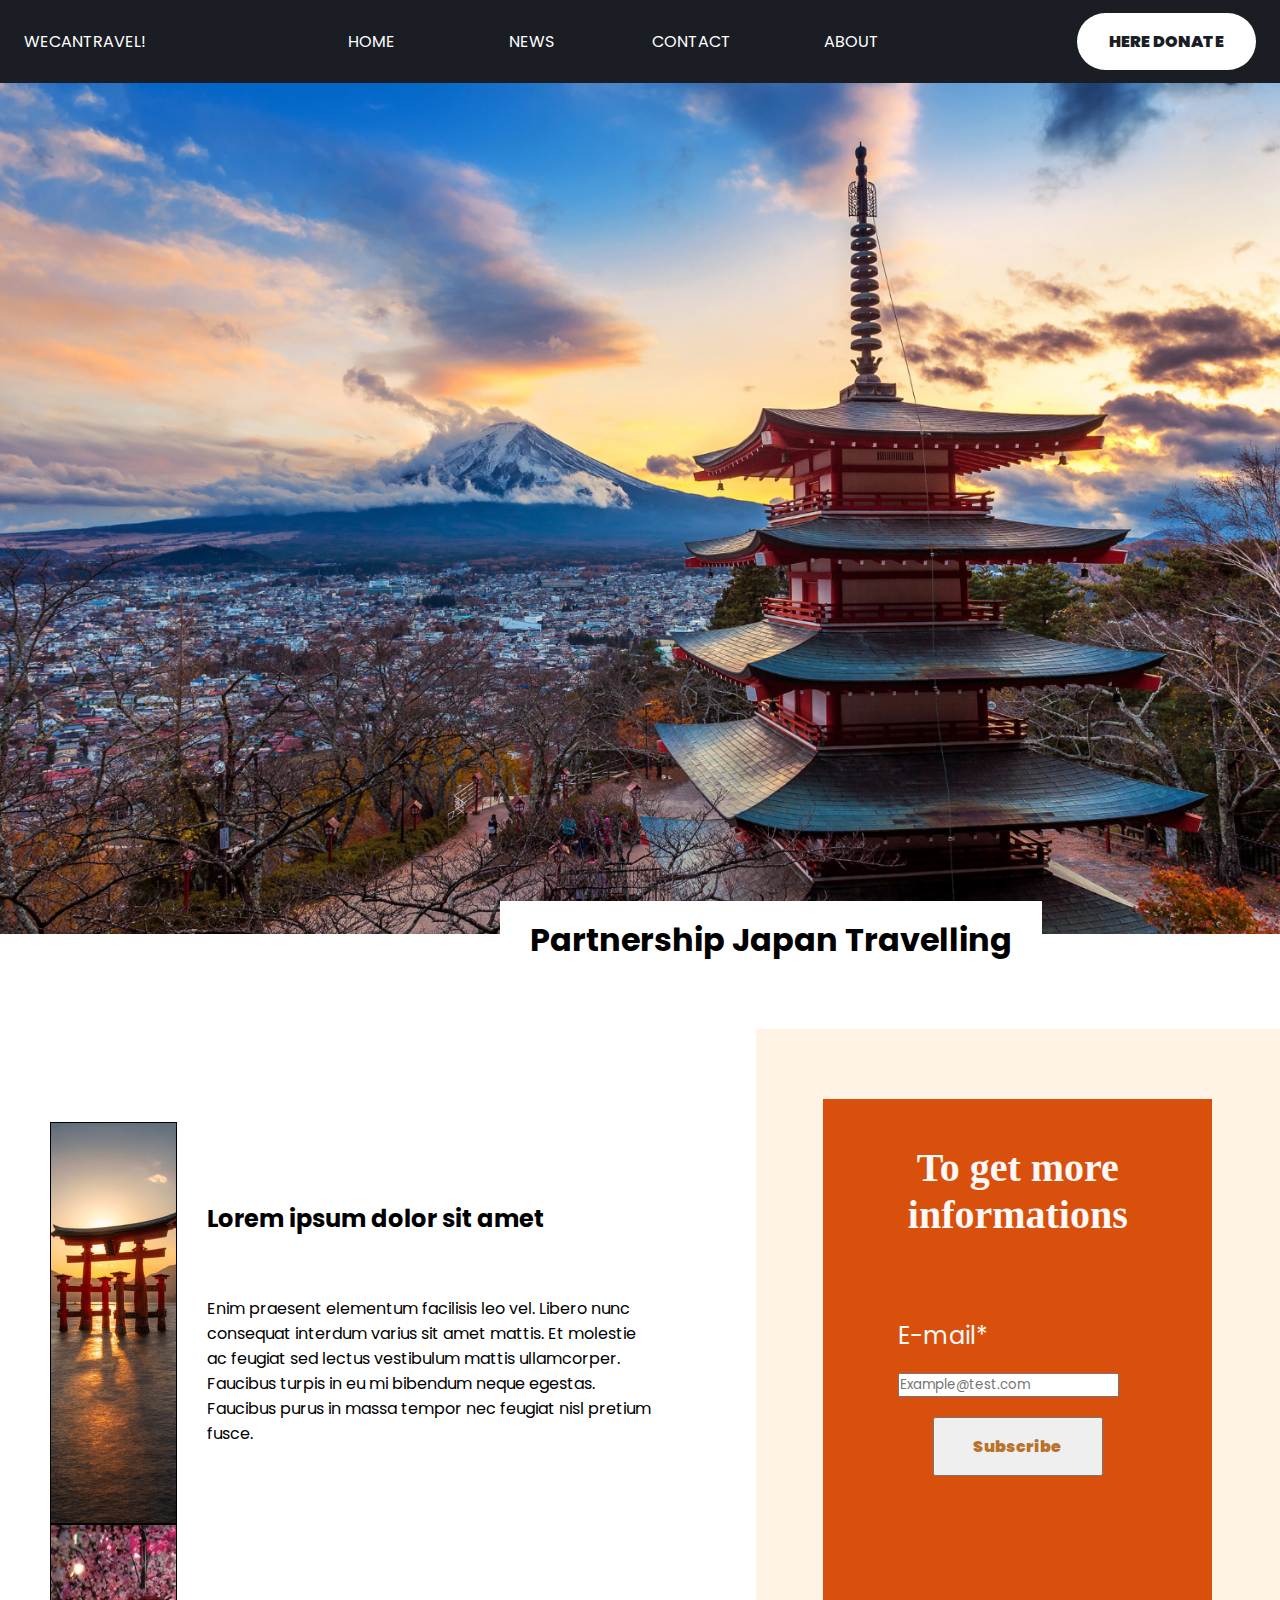
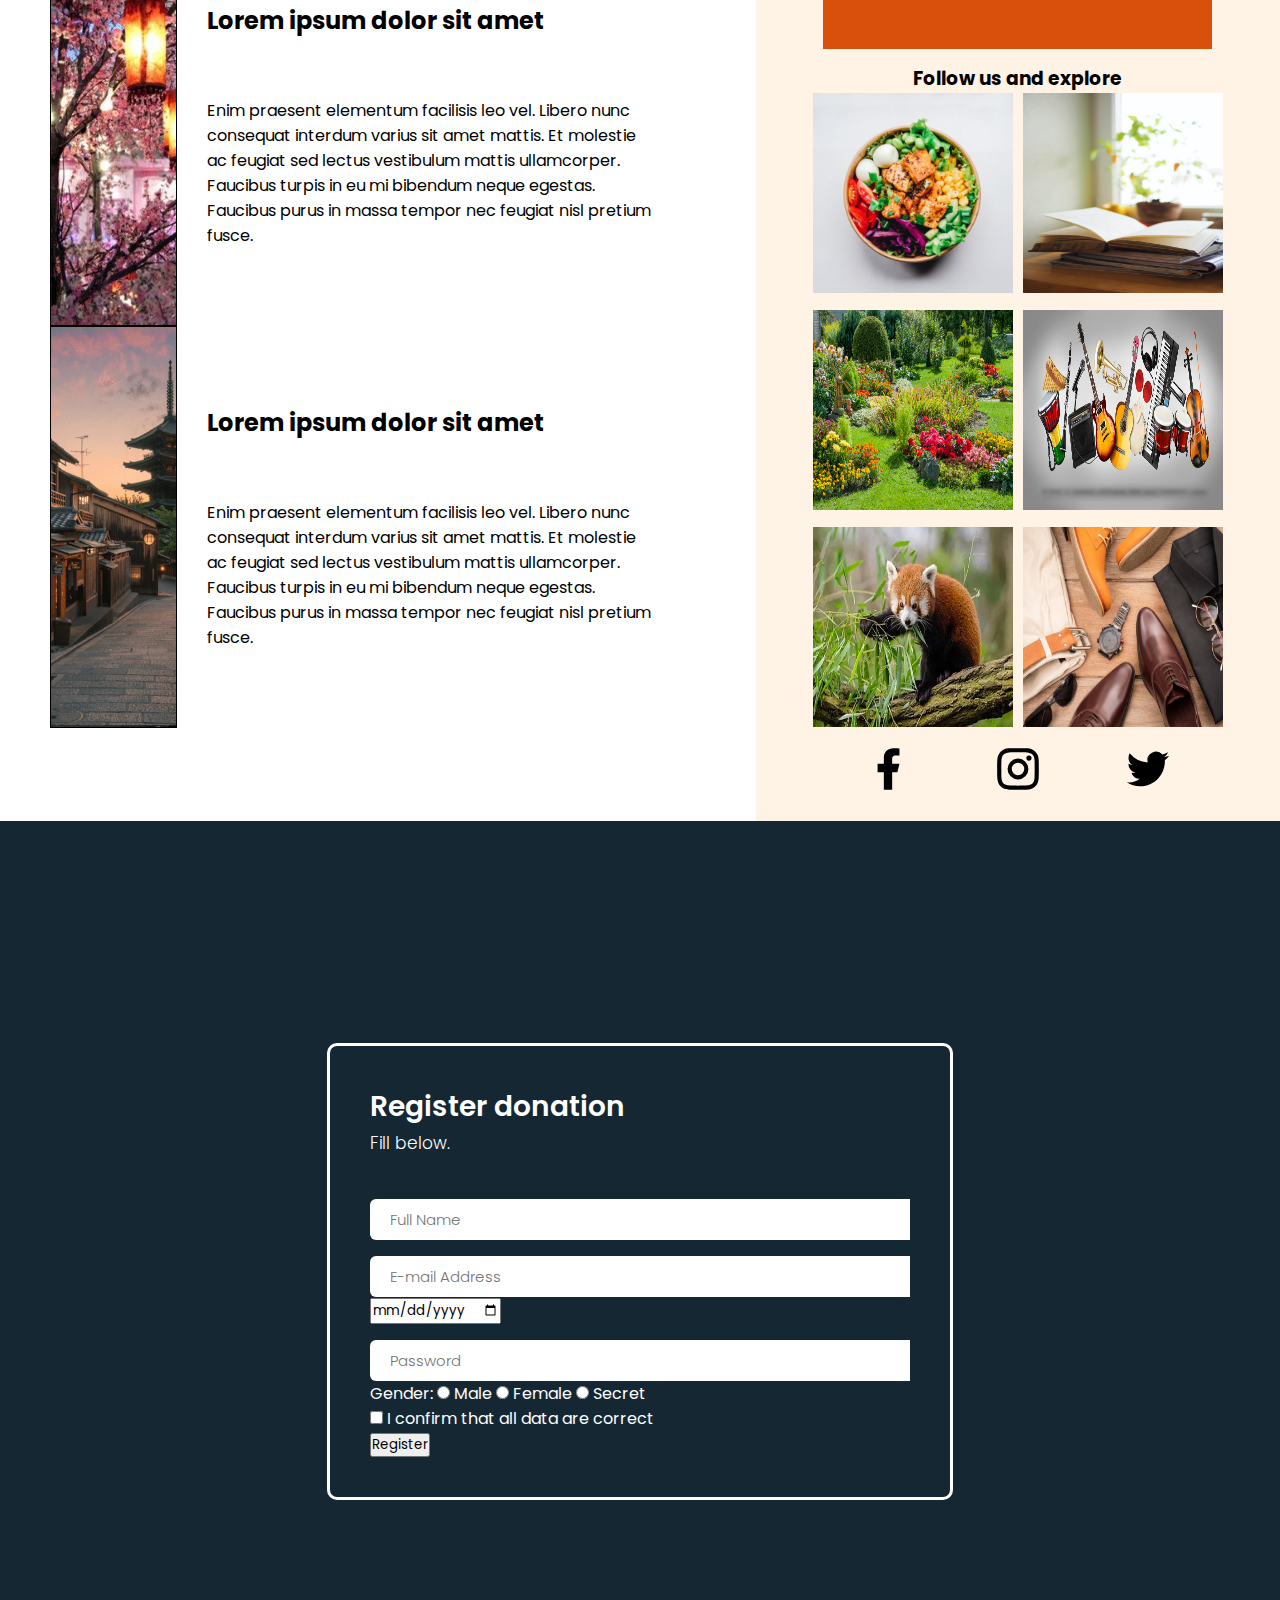
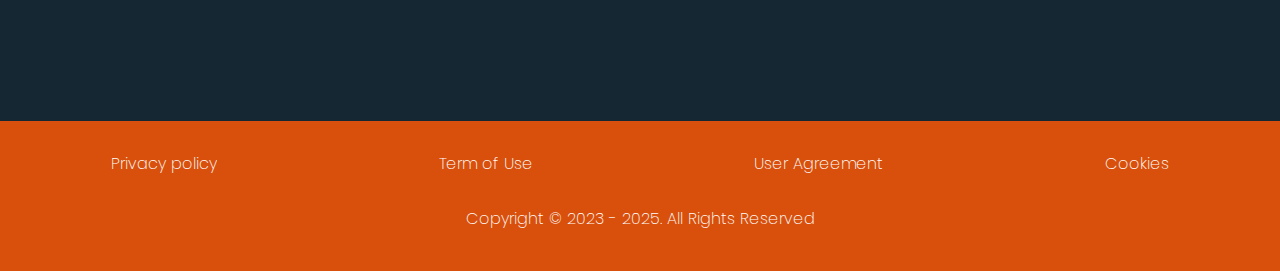
<file: index.html>
<!DOCTYPE html>
<html lang="en">
<head>
  <meta charset="UTF-8">
  <meta http-equiv="X-UA-Compatible" content="IE=edge">
  <meta name="viewport" content="width=device-width, initial-scale=1.0">
  <title>Partnership Japan Travelling</title>
  <link rel="stylesheet" href="style.css">
  <link href="https://cdn.jsdelivr.net/npm/bootstrap@5.3.0-alpha1/dist/css/bootstrap.min.css" 
        rel="stylesheet" 
        integrity="sha384-GLhlTQ8iRABdZLl6O3oVMWSktQOp6b7In1Zl3/Jr59b6EGGoI1aFkw7cmDA6j6gD" 
        crossorigin="anonymous">
</head>
<body>
    <!-- ============================================= HEADER - NAVBAR ============================================= -->
  <header>
    <nav class="navbar1 container1">
      <a href="index.html" class="nav-link1">WeCanTravel!</a>
      <ul class="nav-list">
        <li class="nav-item1"><a href="#" class="nav-link1">Home</a></li>
        <li class="nav-item1"><a href="#" class="nav-link1">News</a></li>
        <li class="nav-item1"><a href="#" class="nav-link1">Contact</a></li>
        <li class="nav-item1"><a href="#" class="nav-link1">About</a></li>
        <div class="active"></div>
      </ul>
      <a href="#" class="nav-link1 button">Here Donate</a>
    </nav>
  </header>
<main>
      <!-- ============================================= IMAGE + TITLE ============================================= -->
      <div class="position">
        <img class="image-fuji" src="./img-video-logo/beau-monument-montagne-fuji-pagode-chureito-au-coucher-du-soleil-au-japon.jpg" alt="Financial help to travel and see Mont fuji in japan for those who can't afford it" width="100%" height="auto">
      </div>
      <div class="title">
        <h1 class="main-title">Partnership Japan Travelling</h1>
      </div>
      <!-- ============================================= BODY LEFT - INSIDE "SECTION" ============================================= -->
      <section class="flex">
        <div class="column">
          <div class="activities">
            <div class="image1" alt="Religious gate"></div>
            <div class="text-japan">
              <h2>Lorem ipsum dolor sit amet</h2> 
              <p>Enim praesent elementum facilisis leo vel. Libero nunc consequat 
                interdum varius sit amet mattis. Et molestie ac feugiat sed lectus 
                vestibulum mattis ullamcorper. Faucibus turpis in eu mi bibendum neque egestas. 
                Faucibus purus in massa tempor nec feugiat nisl pretium fusce.
              </p>
            </div>
          </div>
          <div class="activities">
            <div class="image2" alt="Cherry-blossom in Japan"></div>
            <div class="text-japan">
              <h2>Lorem ipsum dolor sit amet</h2>
              <p>Enim praesent elementum facilisis leo vel. Libero nunc consequat 
                interdum varius sit amet mattis. Et molestie ac feugiat sed lectus 
                vestibulum mattis ullamcorper. Faucibus turpis in eu mi bibendum neque egestas. 
                Faucibus purus in massa tempor nec feugiat nisl pretium fusce.</p>
             </div>
          </div>
           <div class="activities">
              <div class="image3" alt="Japan's temple"></div>
              <div class="text-japan">
                <h2>Lorem ipsum dolor sit amet</h2>
                <p>Enim praesent elementum facilisis leo vel. Libero nunc consequat 
                  interdum varius sit amet mattis. Et molestie ac feugiat sed lectus 
                  vestibulum mattis ullamcorper. Faucibus turpis in eu mi bibendum neque egestas. 
                  Faucibus purus in massa tempor nec feugiat nisl pretium fusce.</p>
               </div>    
            </div>
         </div>
        <!-- ============================================= BODY RIGHT AND SOCIAL-MEDIA - INSIDE "SECTION" ============================================= -->
        <div class="put-color-div">
          <div class="put-email">
            <h3 class="title-info">To get more informations</h3>
            <form class="space-between" action="send-info">
              <label class="size-email" for="email">E-mail*</label>
              <input type="email" name="email" id="email" placeholder="Example@test.com" class="email">
            </form>
            <button class="button-sub">Subscribe</button>
          </div>
              <div class="social-div-title">
                <h3 class="social-media-title">Follow us and explore</h3>
              </div>
                  <div class="wrap-social">
                    <div class="div-image-social"><a href="#"><img class="social-image" src="./img-video-logo/food.jpg" alt="Food of Japan"></a></div>
                    <div class="div-image-social"><a href="#"><img class="social-image" src="./img-video-logo/book.jpg" alt="Explore japan classes"></a></div>
                    <div class="div-image-social"><a href="#"><img class="social-image" src="./img-video-logo/garden.jpg" alt="Wonderful plants and tree of japan"></a></div>
                    <div class="div-image-social"><a href="#"><img class="social-image" src="./img-video-logo/intruments.jpg" alt="Traditional music of japan"></a></div>
                    <div class="div-image-social"><a href="#"><img class="social-image" src="./img-video-logo/red-panda.webp" alt="Famous animal of Japan"></a></div>
                    <div class="div-image-social"><a href="#"><img class="social-image" src="./img-video-logo/fashion-colthes.jpg" alt="Traditional clothes of japan"></a></div>
                  </div>
                <div class="logo-flex">
                  <div class="logo"><a href="#"><img class="logo-links" src="./img-video-logo/facebook-fill.svg" alt="Follow facebook-japan and explore with us"></a></div>
                  <div class="logo"><a href="#"><img class="logo-links" src="./img-video-logo/instagram-line.svg" alt="Follow instagram-japan and explore with us"></a></div>
                  <div class="logo"><a href="#"><img class="logo-links" src="./img-video-logo/twitter-fill.svg" alt="Follow twitter-japan and explore with us"></a></div>
                </div>
         </div>
      </section>
<!-- ============================================= FORM USING BOOTSTRAP ============================================= -->
  <div class="form-body">
    <div class="row">
      <div class="form-holder">
        <div class="form-content">
          <div class="form-items">
            <h3>Register donation</h3>
            <p>Fill below.</p>
            <form class="start-form">

              <div class="col-md-12">
                <input class="form-control" type="text" name="name" placeholder="Full Name">
              </div>

              <div class="col-md-12">
                <input class="form-control" type="email" name="email" placeholder="E-mail Address">
              </div>

              <div class="col-md-12">
                <input class="form-control mt-3" type="date" id="birthday" name="birthday">
              </div>

              <div class="col-md-12">
                <input class="form-control" type="password" name="password" placeholder="Password">
              </div>

              <div class="col-md-12 mt-3">
                <label class="mb-3 mr-1" for="gender">Gender: </label>

                <input type="radio" class="btn-check" name="gender" id="male" autocomplete="off">
                <label class="btn btn-sm btn-outline-secondary" for="male">Male</label>

                <input type="radio" class="btn-check" name="gender" id="female" autocomplete="off">
                <label class="btn btn-sm btn-outline-secondary" for="female">Female</label>

                <input type="radio" class="btn-check" name="gender" id="secret" autocomplete="off">
                <label class="btn btn-sm btn-outline-secondary" for="secret">Secret</label>
              </div>

              <div class="form-check">
                <input class="form-check-input" type="checkbox" value="">
                <label class="form-check-label">I confirm that all data are correct</label>
              </div>

              <div class="form-button mt-3">
                <button id="submit" type="submit" class="btn btn-primary">Register</button>
              </div>
            </form>
          </div>
        </div>
      </div>
    </div>
  </div>
  <!-- ============================================= FOOTER ============================================= -->
  <footer class="footer">
    <div class="footer-div">
      <div class="footer-content">
        <p class="footer-items"><a class="footer-links" href="#">Privacy policy</a></p>
      </div>
      <div class="footer-content">
        <p class="footer-items"><a class="footer-links" href="">Term of Use</a></p>
      </div>
      <div class="footer-content">
        <p class="footer-items"><a class="footer-links" href="">User Agreement</a></p>
      </div>
      <div class="footer-content">
        <p class="footer-items"><a class="footer-links" href="">Cookies</a></p>
      </div>
    </div>
     <div class="copyright-div">
        <p class="copyright"> Copyright © 2023 - 2025. All Rights Reserved</p>
      </div>
  </footer>
</main>

<script src="https://cdn.jsdelivr.net/npm/bootstrap@5.3.0-alpha1/dist/js/bootstrap.bundle.min.js" 
        integrity="sha384-w76AqPfDkMBDXo30jS1Sgez6pr3x5MlQ1ZAGC+nuZB+EYdgRZgiwxhTBTkF7CXvN" 
        crossorigin="anonymous"></script>
</body>
</html>
</file>
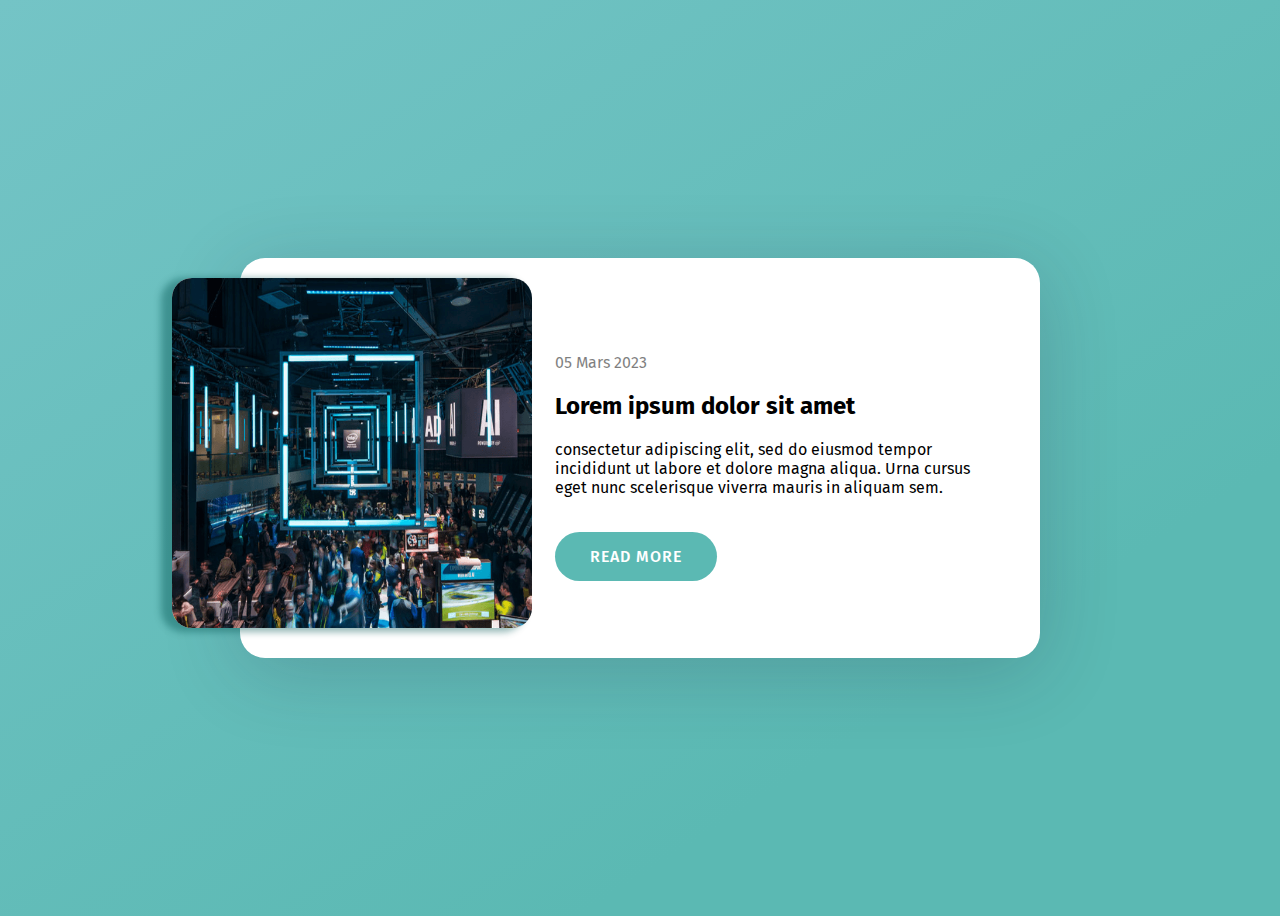
<file: ad.html>
<!DOCTYPE html>
<html lang="en">
<head>
  <meta charset="UTF-8">
  <meta http-equiv="X-UA-Compatible" content="IE=edge">
  <meta name="viewport" content="width=device-width, initial-scale=1.0">
  <title>Festival Japan meeting</title>
  <link rel="stylesheet" href="ad.css">
</head>
<body>
  <div class="slider">
    <div class="slider-wrp">
      <div class="slider-item">
        <div class="slider-image">
          <img class="image" src="./img-video-logo/Professionnel.png">
        </div>
        <div class="slider-content">
          <span class="slider-date">05 Mars 2023</span>
          <h2 class="slider-title">Lorem ipsum dolor sit amet</h2>
          <p class="slider-text"> consectetur adipiscing elit, sed do 
                                    eiusmod tempor incididunt ut labore et 
                                    dolore magna aliqua. Urna cursus eget 
                                    nunc scelerisque viverra mauris in aliquam sem.</p>
          <a href="#" class="slider-button">READ MORE</a>
        </div>
      </div>
    </div>
  </div>







</body>
</html>
</file>
<file: style.css>
@import url('https://fonts.googleapis.com/css2?family=Poppins:wght@300;400;500;700;900&display=swap');
/* =========================== NavBar ===========================*/
*, body {
  font-family: 'Poppins', sans-serif;
  margin: 0;
  padding: 0;
  overflow-x: hidden;
}
header {
  background-color: #1a1d24;
}
.container1 {
  max-width: 98rem;
  margin-inline: auto;
  padding-inline: 1.5rem;
}
.menu-checkbox, .menu-toggle {
  display: none;
}
.navbar1 {
  display: flex;
  align-items: center;
  justify-content: space-between;
  padding-block: 0.8rem;
}

.nav-list {
  position: relative;
  display: flex;
  list-style: none;
}

.nav-item1 {
  min-width: 10rem;
  text-align: center;
  padding-block: 1rem;
}
.nav-link1 {
  text-transform: uppercase;
  text-decoration: none;
  color: #ffffff;
}
.active {
  position: absolute;
  bottom: -1rem;
  height: 2px;
  width: 10rem;
  background-color: #fff;
  transition: transform 0.25s;
}

.nav-item1:nth-child(2):hover ~ .active {
  transform: translateX(10rem);
}
.nav-item1:nth-child(3):hover ~ .active {
  transform: translateX(20rem);
}
.nav-item1:nth-child(4):hover ~ .active {
  transform: translateX(30rem);
}

.button {
  display: inline-block;
  font-weight: 900;
  border-radius: 2rem;
  background-color: rgba(255, 255, 255);
  padding: 1rem 2rem;
  color: #1a1d24;
  transition: color 0.25s;
  transition: background-color 0.25s;
}
.button:hover {
  background-color: #f88e8eb4;
  color: rgba(255, 255, 255, 0.876);
}
@media screen and (max-width: 1000px) {
  .nav-list, .button {
    display: block;
  }
  .nav-link1 {
    padding: 1rem .4rem;
  }
}

/*=========================== Title ===========================*/
.title {
  width: 40%;
  position: relative;
  padding: 15px;
  background-color: rgb(255, 255, 255);
  left: 500px;
  margin-top: -40px;
}

@media screen and (max-width: 1000px) {
  .title {
    width: 100%;
    left: 0;
    padding: 15px;
    margin-top: 20px;
    background-color: #f88e8eb4;
    color: #ffffff;
  }
}
.main-title {
  text-align: center;
  font-size: 2rem;
}
/*=========================== Both Body ===========================*/
.flex {
  display: flex;
  margin-top: 50px;
  margin-left: 30px;
}
@media screen and (max-width: 1163px) {
  .flex {
    display: flex;
    flex-direction: column;
    align-items: center;
    justify-content: center;
  }
}
/*=========================== Body left ===========================*/
.column {
  display: flex;
  flex-direction: column;
  justify-content: center;
  width: 50%;
  margin-left: 20px;
}
@media screen and (max-width: 1163px) {
  .column {
    width: 100%;
    margin-left: 0;
  }
}
.activities { 
  display: flex; 
  align-items: center;
  justify-content: center;
  width: 100%;
}

h2 {
  padding-bottom: 60px;
}

.text-japan {
 padding-left: 30px;
}
.image1 {
  width: 100%;
  height: 400px;
  background-image: url(./img-video-logo/religious.jpg);
  background-repeat: no-repeat;
  background-size:cover;
  background-position:center;
  border: 1px solid rgb(0, 0, 0);
}
.image2 {
  width: 100%;
  height: 400px;
  background-image: url(./img-video-logo/cherry-blossom.jpg);
  background-repeat: no-repeat;
  background-size:cover;
  background-position:center;
  border: 1px solid rgb(0, 0, 0);
}

.image3 {
  width: 100%;
  height: 400px;
  background-image: url(./img-video-logo/temple.webp);
  background-repeat: no-repeat;
  background-size:cover;
  background-position:center;
  border: 1px solid rgb(0, 0, 0);
}
/*=========================== Body right ===========================*/
.put-color-div {
  display: flex;
  flex-direction: column;
  align-items: center;
  background-color: rgba(255, 232, 205, 0.505);
  margin-left: 100px;
  width: 40%;
  height: auto;
  padding: 20px;
}
@media screen and (max-width: 1163px) {
  .put-color-div{
    width: 100%;
    margin-left: 0;
  }
}
.put-email {
  display: flex;
  flex-direction: column;
  color: rgb(255, 248, 248);
  background-color: rgb(217, 80, 12);
  width: 70%;
  height: 500px;
  padding: 25px;
  margin-top: 50px;
}
@media screen and (max-width: 1163px) {
  .put-email {
    width: 60%;
    
  }
}
.title-info{
  font-family:'Times New Roman', Times, serif;
  text-align: center;
  font-size:2.5rem;
  margin-top: 20px;
  padding-bottom: 80px;
}
.space-between {
  display: flex;
  flex-direction: column;
  gap: 20px;
  padding-left: 50px;
}
.size-email {
  font-size: 1.5rem;
}
.email {
  width: 75%;
}
.button-sub{
  width: 50%;
  margin-top: 20px;
  padding: 15px;
  align-self:center;
  color: rgba(176, 91, 6, 0.848);
  font-weight: 900;
  font-size: 1rem;
  transition: color 0.25s;
  transition: background-color 0.25s;
}
.button-sub:hover {
  background-color: black;
  color: white;
}
/*=========================== Social media ===========================*/
.wrap-social{
  display: flex;
  align-items: center;
  justify-content: center;
  flex-wrap: wrap;
  gap: 10px;
}
.social-media-title {
  margin-top: 15px;
  color: black;
} 
.social-image {
  width: 200px;
  height: 200px;
}
@media screen and (max-width: 1163px) {
  .social-image {
    width: 300px;
    height: 300px;
  }
}
.logo-flex {
  display: flex;
  align-items: center;
  justify-content:center;
  width: 100%;
}
.logo{
  margin: 10px 40px 0 40px;
}
.logo-links {
  width: 50px;
}
/* =========================== FORM USING BOOTSRAP =========================== */
.form-body {
  background-color: #152733;
}
.form-holder {
  display: flex;
  flex-direction: column;
  justify-content: center;
  align-items: center;
  text-align: center;
  min-height: 100vh;
}

.form-holder .form-content {
    position: relative;
    text-align: center;
    display: -webkit-box;
    display: -moz-box;
    display: -ms-flexbox;
    display: -webkit-flex;
    display: flex;
    -webkit-justify-content: center;
    justify-content: center;
    -webkit-align-items: center;
    align-items: center;
    padding: 60px;
}

.form-content .form-items {
    border: 3px solid #fff;
    padding: 40px;
    display: inline-block;
    width: 100%;
    min-width: 540px;
    -webkit-border-radius: 10px;
    -moz-border-radius: 10px;
    border-radius: 10px;
    text-align: left;
    -webkit-transition: all 0.4s ease;
    transition: all 0.4s ease;
}

.form-content h3 {
    color: #fff;
    text-align: left;
    font-size: 28px;
    font-weight: 600;
    margin-bottom: 5px;
}

.form-content h3.form-title {
    margin-bottom: 30px;
}

.form-content p {
    color: #fff;
    text-align: left;
    font-size: 17px;
    font-weight: 300;
    line-height: 20px;
    margin-bottom: 30px;
}

.form-content label{
    color: #fff;
}

.form-content input[type=text], .form-content input[type=password], .form-content input[type=email], .form-content select {
    width: 100%;
    padding: 9px 20px;
    text-align: left;
    border: 0;
    outline: 0;
    border-radius: 6px;
    background-color: #fff;
    font-size: 15px;
    font-weight: 300;
    color: #8D8D8D;
    -webkit-transition: all 0.3s ease;
    transition: all 0.3s ease;
    margin-top: 16px;
}
/* =========================== FOOTER =========================== */
.footer {
  background-color: rgb(217, 80, 12);
  height: 150px;
}
.footer-div {
  display: flex;
  justify-content: space-around;
  align-items: center;
}
.footer-items {
  margin-top: 30px;
}
.footer-links, .copyright{
  text-decoration: none;
  color: #ffffff;
  font-weight: 200;
}
.copyright-div {
  margin-top: 30px;
}
.copyright {
  text-align: center;
}
</file>
<file: ad.css>
@import url('https://fonts.googleapis.com/css?family=Fira+Sans:400,500,600,700,800');
* {
  box-sizing: border-box;
}

body {
  background-color: #74c4c6;
  background: linear-gradient(147deg, #74c4c6 0%, #5bb9b3 74%);
  min-height: 100vh;
  font-family: 'Fira Sans', sans-serif;
  display: flex;
}

.slider {
  width: 95%;
  position: relative;
  max-width: 680px;
  min-height: 500px;
  height: auto;
  margin: 180px auto;
  background: #fff;
  box-shadow: 0px 14px 80px rgba(34, 35, 58, 0.2);
  padding: 25px;
  border-radius: 25px;
}

@media screen and (min-width: 992px) {
  .slider {
    max-width: 800px;
    height: 400px;
  }
}
@media screen and (min-width: 768px) {
  .slider {
    min-height: 0;
    height: 400px;
    margin: auto;
  }
}
@media screen and (min-height: 500px) and (max-width: 992px) {
  .slider {
    height: 400px;
  }
}

.slider-item {
  display: flex;
  flex-direction: column;
  align-items: center;
  justify-content: center;
}

@media screen and (min-width: 768px) {
  .slider-item {
    display: flex;
    flex-direction: row;
  }
}

.slider-image {
  background: #fff;
  background-size: contain;
  background-position: center;
  height: 350px;
  box-shadow: -9px 2px 7px 2px #0456536e;
  border-radius: 20px;
  transform: translateY(-50%);
  width: 78%;
  content: "";
  position: absolute;
  top: 20px;
  overflow: hidden;
}

.image {
  width: 100%;
  height: 100%;
  background-size: cover;
  display: block;
  opacity: 1;
}

@media screen and (min-width: 768px) and (max-width: 992px) {
  .slider-image{
    width:55%;
    transform: translateX(-80%);
    margin-left: 130px;
  }  
}
@media screen and (min-width: 992px) {
  .slider-image{
    width:45%;
    transform: translateX(-80%);
  }  
}

.slider-content {
  display: flex;
  flex-direction: column;
  align-items: center;
  margin-top: 200px;
  padding: 0 40px;
}
.slider-date {
  opacity: 0.5;
}
.slider-button {
  text-decoration: none;
  letter-spacing: 1px;
  margin-top: 25px;
  background-color: #5bb9b3;
  padding: 15px 35px;
  border-radius: 50px;
  color: #fff;
  font-weight: 500;
}

@media screen and (min-width: 768px) {
  .slider-content {
    display: block;
    margin-top: 40px;
    margin-left: 250px;
  }
}
@media screen and (min-width: 992px) {
  .slider-content {
    margin-top: 70px;
  }
}
@media screen and (min-width: 768px) {
  .slider-text {
    margin-bottom: 50px;
  }
}
@media screen and (min-width: 768px) and (max-width: 992px) {
  .slider-button {
    margin-left: 80px;
  }
}
</file>
